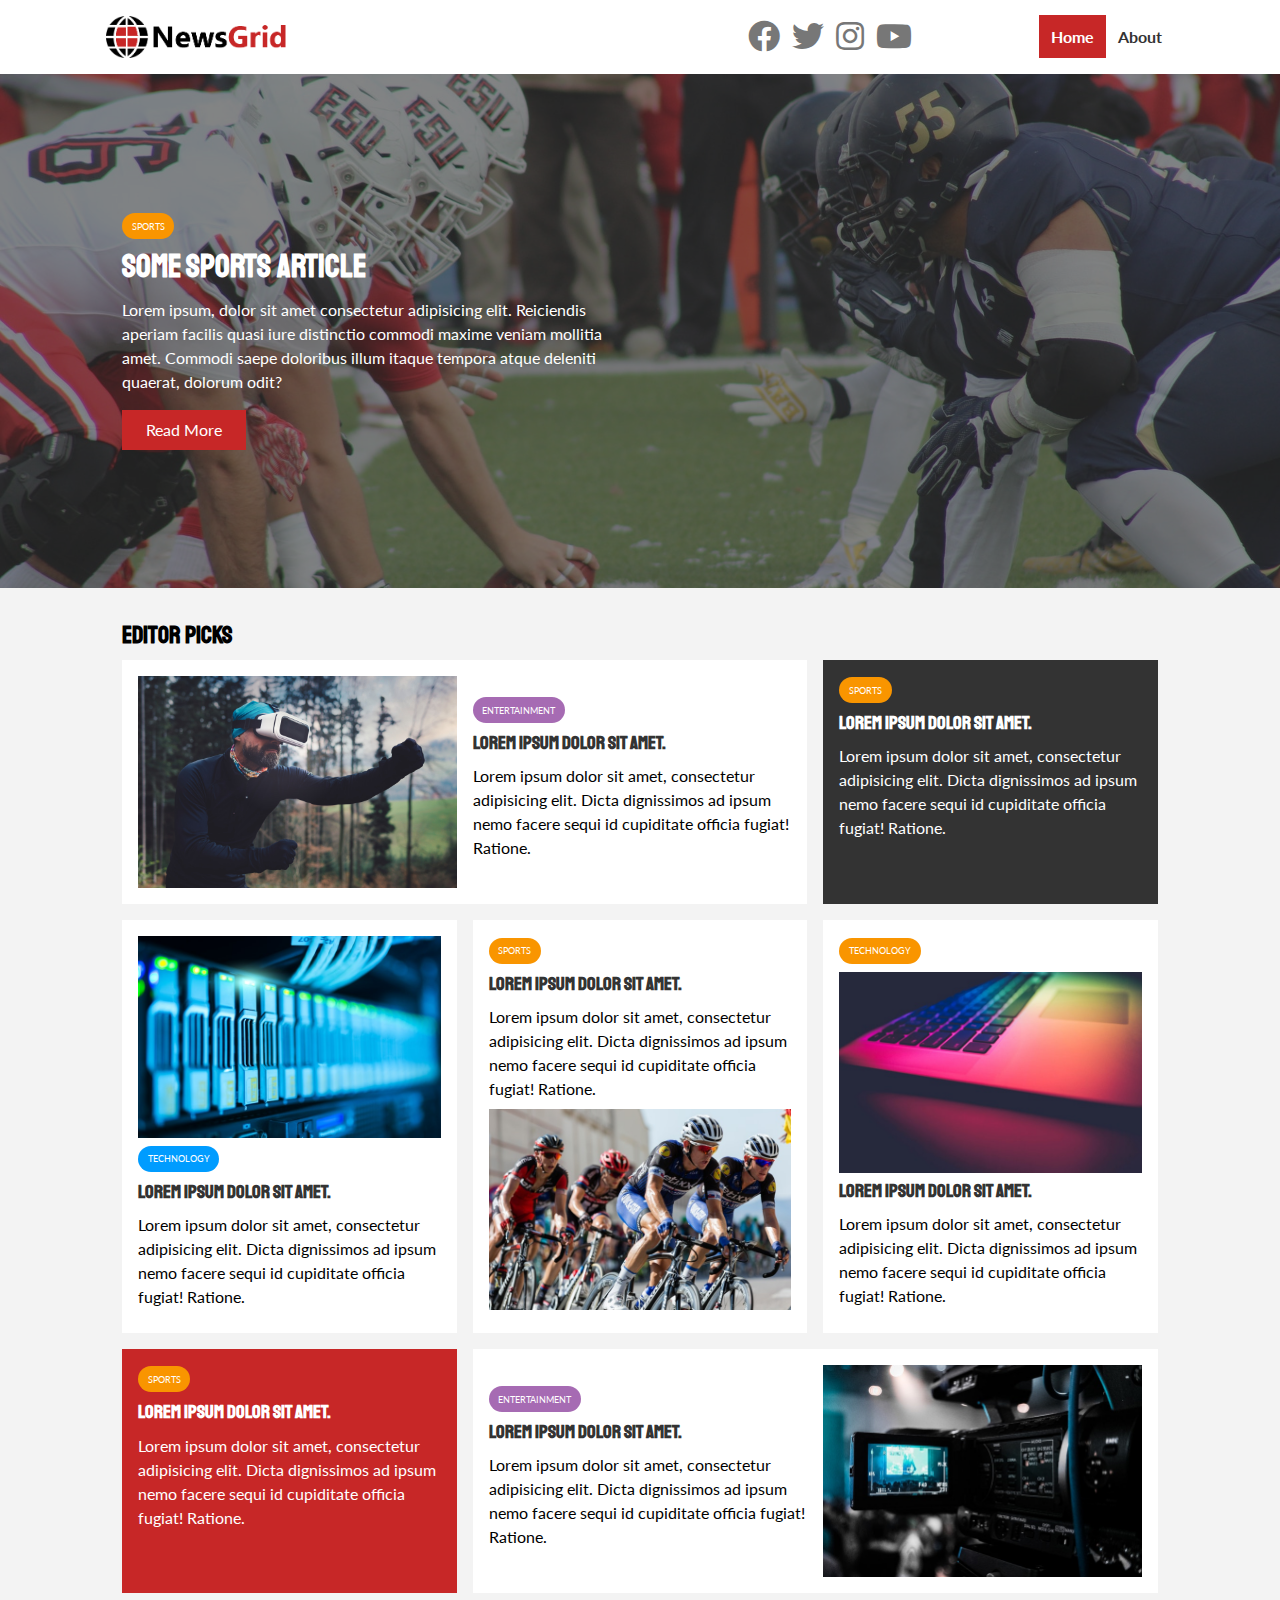
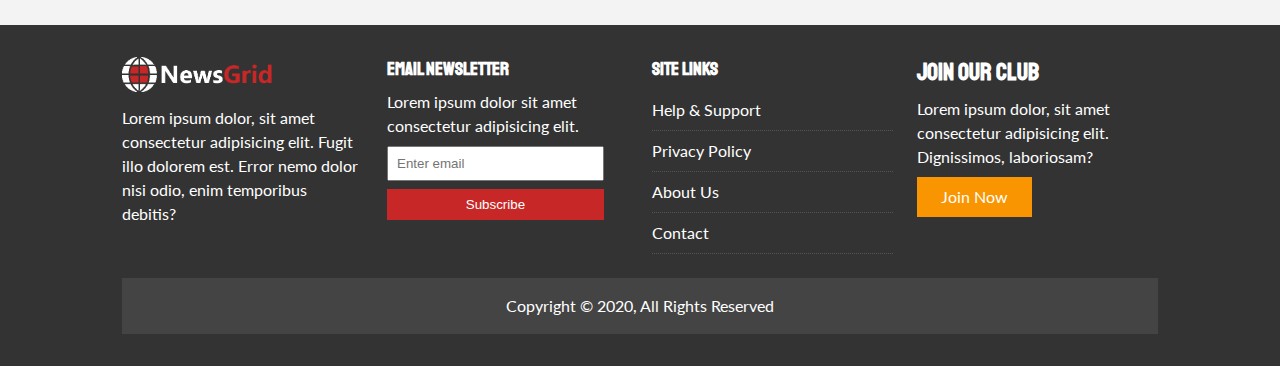
<file: index.html>
<!DOCTYPE html>
<html lang="en">
<head>
  <meta charset="UTF-8">
  <meta name="viewport" content="width=device-width, initial-scale=1.0">
  <link rel="stylesheet" href="https://cdnjs.cloudflare.com/ajax/libs/font-awesome/5.13.1/css/all.min.css">
  <link href="https://fonts.googleapis.com/css2?family=Lato&family=Staatliches&display=swap" rel="stylesheet">
  <link rel="stylesheet" href="css/style.css">
  <link rel="stylesheet" media="screen and (max-width: 768px)" href="css/mobile.css">
  <link rel="shortcut icon" type="image/x-icon" href="favicon.ico">
  <title>NewsGrid | Latest News</title>
</head>
<body>
  <nav id="main-nav">
    <div class="container">
      <img src="images/logo.png" alt="NewsGrid" class="logo">
      <div class="social">
        <a href="https://www.facebook.com" target="_blank"><i class="fab fa-facebook fa-2x"></i></a>
        <a href="https://www.twitter.com" target="_blank"><i class="fab fa-twitter fa-2x"></i></a>
        <a href="https://www.instagram.com" target="_blank"><i class="fab fa-instagram fa-2x"></i></a>
        <a href="https://www.youtube.com" target="_blank"><i class="fab fa-youtube fa-2x"></i></a>
      </div>
      <ul>
        <li><a href="index.html" class="current">Home</a></li>
        <li><a href="about.html">About</a></li>
      </ul>
    </div>
  </nav>

  <!-- Showcase -->
  <header id="showcase">
    <div class="container">
      <div class="showcase-container">
        <div class="showcase-content">
          <div class="category category-sports">Sports</div>
          <h1>Some Sports Article</h1>
          <p>Lorem ipsum, dolor sit amet consectetur adipisicing elit. Reiciendis aperiam facilis quasi iure distinctio commodi maxime veniam mollitia amet. Commodi saepe doloribus illum itaque tempora atque deleniti quaerat, dolorum odit?</p>
          <a href="article.html" class="btn btn-primary">Read More</a>
        </div>
      </div>
    </div>
  </header>

  <!-- Home Articles -->
  <section id="home-articles" class="py-2">
    <div class="container">
    <h2>Editor Picks</h2>
    <div class="articles-container">
      <article class="card">
        <img src="images/articles/ent1.jpg" alt="">
        <div> <!-- because it is its own grid (grid within a grid) -->
          <div class="category category-ent">Entertainment</div>
          <h3>
            <a href="article.html">Lorem ipsum dolor sit amet.</a>
          </h3>
          <p>Lorem ipsum dolor sit amet, consectetur adipisicing elit. Dicta dignissimos ad ipsum nemo facere sequi id cupiditate officia fugiat! Ratione.</p>
        </div>
      </article>
      <article class="card bg-dark">
          <div class="category category-sports">Sports</div>
          <h3>
            <a href="article.html">Lorem ipsum dolor sit amet.</a>
          </h3>
            <p>Lorem ipsum dolor sit amet, consectetur adipisicing elit. Dicta dignissimos ad ipsum nemo facere sequi id cupiditate officia fugiat! Ratione.</p>
      </article>
      <article class="card">
        <img src="images/articles/tech1.jpg" alt="">
          <div class="category category-tech">Technology</div>
          <h3>
            <a href="article.html">Lorem ipsum dolor sit amet.</a>
          </h3>
            <p>Lorem ipsum dolor sit amet, consectetur adipisicing elit. Dicta dignissimos ad ipsum nemo facere sequi id cupiditate officia fugiat! Ratione.</p>
      </article>
      <article class="card">
          <div class="category category-sports">Sports</div>
          <h3>
            <a href="article.html">Lorem ipsum dolor sit amet.</a>
          </h3>
            <p>Lorem ipsum dolor sit amet, consectetur adipisicing elit. Dicta dignissimos ad ipsum nemo facere sequi id cupiditate officia fugiat! Ratione.</p>
            <img src="images/articles/sports1.jpg" alt="">
      </article>
      <article class="card">
        <div class="category category-sports">Technology</div>
        <img src="images/articles/tech2.jpg" alt="">
        <h3>
          <a href="article.html">Lorem ipsum dolor sit amet.</a>
        </h3>
          <p>Lorem ipsum dolor sit amet, consectetur adipisicing elit. Dicta dignissimos ad ipsum nemo facere sequi id cupiditate officia fugiat! Ratione.</p>
    </article>
    <article class="card bg-primary">
      <div class="category category-sports">Sports</div>
      <h3>
        <a href="article.html">Lorem ipsum dolor sit amet.</a>
      </h3>
        <p>Lorem ipsum dolor sit amet, consectetur adipisicing elit. Dicta dignissimos ad ipsum nemo facere sequi id cupiditate officia fugiat! Ratione.</p>
  </article>
  <article class="card">
    <div> <!-- because it is its own grid (grid within a grid) -->
      <div class="category category-ent">Entertainment</div>
      <h3>
        <a href="article.html">Lorem ipsum dolor sit amet.</a>
      </h3>
      <p>Lorem ipsum dolor sit amet, consectetur adipisicing elit. Dicta dignissimos ad ipsum nemo facere sequi id cupiditate officia fugiat! Ratione.</p>
    </div>
    <img src="images/articles/ent2.jpg" alt="">
  </article>
    </div>
  </div>
  </section>

  <!-- Footer -->
  <footer id="main-footer" class="py-2">
    <div class="container footer-container">
      <div>
        <img src="images/logo_light.png" alt="NewsGrid">
        <p>Lorem ipsum dolor, sit amet consectetur adipisicing elit. Fugit illo dolorem est. Error nemo dolor nisi odio, enim temporibus debitis?</p>
      </div>
      <div>
        <h3>Email Newsletter</h3>
        <p>Lorem ipsum dolor sit amet consectetur adipisicing elit.</p>
        <form name="contact" method="post" data-netlify="true">
          <input type="email" name="email" placeholder="Enter email">
          <input type="submit" value="Subscribe" class="btn btn-primary">
        </form>
      </div>
      <div>
        <h3>Site Links</h3>
        <ul class="list">
          <li><a href="#">Help & Support</a></li>
          <li><a href="#">Privacy Policy</a></li>
          <li><a href="#">About Us</a></li>
          <li><a href="#">Contact</a></li>
        </ul>
      </div>
      <div>
        <h2>Join Our Club</h2>
        <p>Lorem ipsum dolor, sit amet consectetur adipisicing elit. Dignissimos, laboriosam?</p>
        <a href="" class="btn btn-secondary">Join Now</a>
      </div>
      <div>
        <p>
          Copyright &copy; 2020, All Rights Reserved
        </p>
      </div>
    </div>
  </footer>
</body>
</html>
</file>
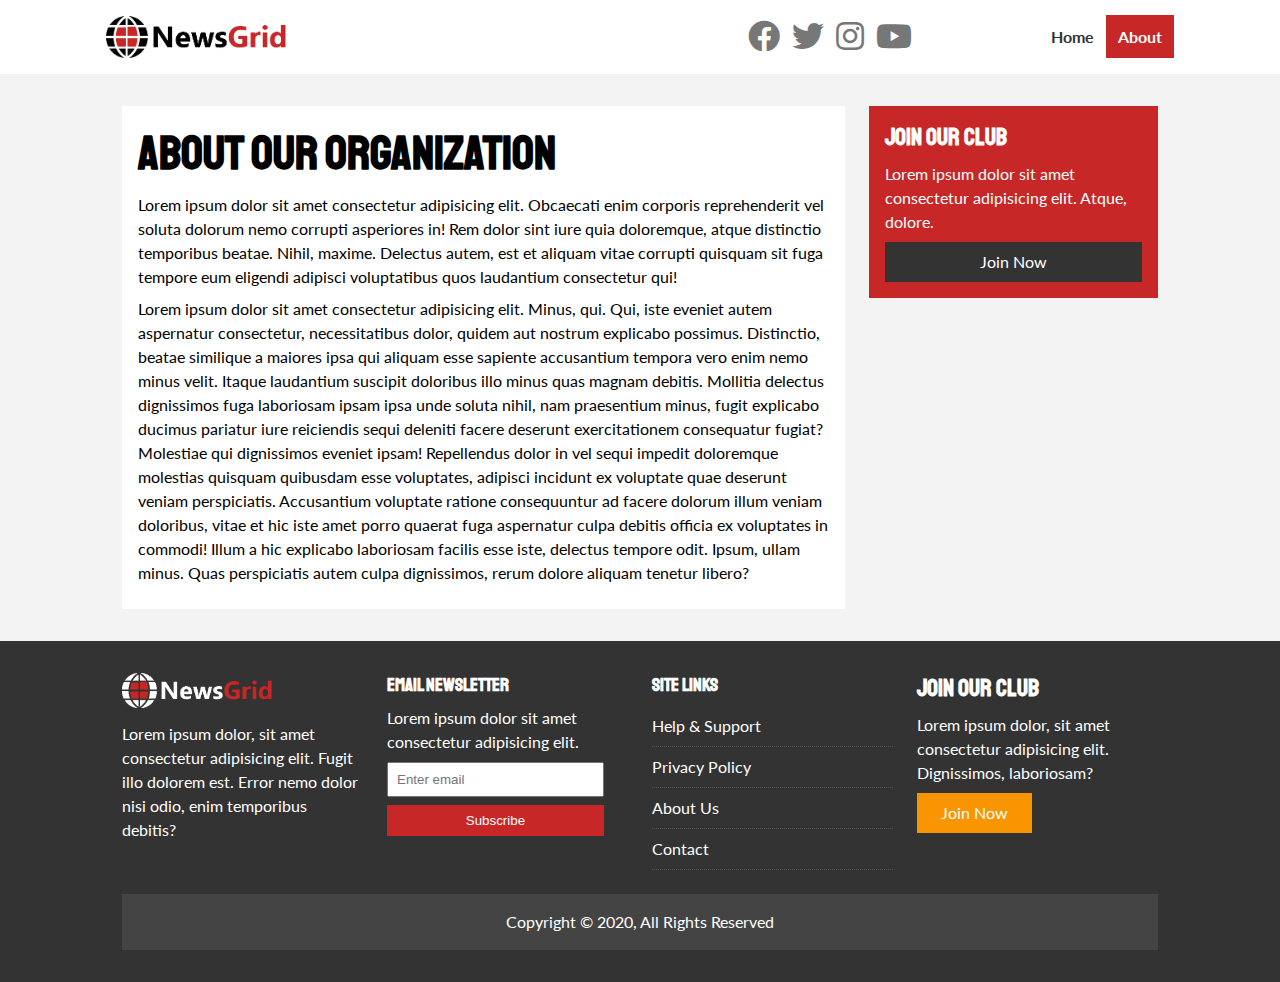
<file: about.html>
<!DOCTYPE html>
<html lang="en">
<head>
  <meta charset="UTF-8">
  <meta name="viewport" content="width=device-width, initial-scale=1.0">
  <link rel="stylesheet" href="https://cdnjs.cloudflare.com/ajax/libs/font-awesome/5.13.1/css/all.min.css">
  <link href="https://fonts.googleapis.com/css2?family=Lato&family=Staatliches&display=swap" rel="stylesheet">
  <link rel="stylesheet" href="css/style.css">
  <link rel="stylesheet" media="screen and (max-width: 768px)" href="css/mobile.css">
  <link rel="shortcut icon" type="image/x-icon" href="favicon.ico">
  <title>NewsGrid | About</title>
</head>
<body>
  <nav id="main-nav">
    <div class="container">
      <img src="images/logo.png" alt="NewsGrid" class="logo">
      <div class="social">
        <a href="https://www.facebook.com" target="_blank"><i class="fab fa-facebook fa-2x"></i></a>
        <a href="https://www.twitter.com" target="_blank"><i class="fab fa-twitter fa-2x"></i></a>
        <a href="https://www.instagram.com" target="_blank"><i class="fab fa-instagram fa-2x"></i></a>
        <a href="https://www.youtube.com" target="_blank"><i class="fab fa-youtube fa-2x"></i></a>
      </div>
      <ul>
        <li><a href="index.html">Home</a></li>
        <li><a href="about.html" class="current">About</a></li>
      </ul>
    </div>
  </nav>

    <section id="about">
      <div class="container"> <!-- to align everything to the middle -->
        <div class="page-container"> <!-- our grid container -->
          <article class="card">
            <h1 class="l-heading">About Our Organization</h1>
            <p>Lorem ipsum dolor sit amet consectetur adipisicing elit. Obcaecati enim corporis reprehenderit vel soluta dolorum nemo corrupti asperiores in! Rem dolor sint iure quia doloremque, atque distinctio temporibus beatae. Nihil, maxime. Delectus autem, est et aliquam vitae corrupti quisquam sit fuga tempore eum eligendi adipisci voluptatibus quos laudantium consectetur qui!</p>
            <p>Lorem ipsum dolor sit amet consectetur adipisicing elit. Minus, qui. Qui, iste eveniet autem aspernatur consectetur, necessitatibus dolor, quidem aut nostrum explicabo possimus. Distinctio, beatae similique a maiores ipsa qui aliquam esse sapiente accusantium tempora vero enim nemo minus velit. Itaque laudantium suscipit doloribus illo minus quas magnam debitis. Mollitia delectus dignissimos fuga laboriosam ipsam ipsa unde soluta nihil, nam praesentium minus, fugit explicabo ducimus pariatur iure reiciendis sequi deleniti facere deserunt exercitationem consequatur fugiat? Molestiae qui dignissimos eveniet ipsam! Repellendus dolor in vel sequi impedit doloremque molestias quisquam quibusdam esse voluptates, adipisci incidunt ex voluptate quae deserunt veniam perspiciatis. Accusantium voluptate ratione consequuntur ad facere dolorum illum veniam doloribus, vitae et hic iste amet porro quaerat fuga aspernatur culpa debitis officia ex voluptates in commodi! Illum a hic explicabo laboriosam facilis esse iste, delectus tempore odit. Ipsum, ullam minus. Quas perspiciatis autem culpa dignissimos, rerum dolore aliquam tenetur libero?</p>
          </article>
          <aside class="card bg-primary"> <!-- content widget -->
            <h2>Join Our Club</h2>
            <p>Lorem ipsum dolor sit amet consectetur adipisicing elit. Atque, dolore.</p>
            <a href="#" class="btn btn-dark btn-block">Join Now</a>
          </aside>
        </div>
      </div>
    </section>
  
  <!-- Footer -->
  <footer id="main-footer" class="py-2">
    <div class="container footer-container">
      <div>
        <img src="images/logo_light.png" alt="NewsGrid">
        <p>Lorem ipsum dolor, sit amet consectetur adipisicing elit. Fugit illo dolorem est. Error nemo dolor nisi odio, enim temporibus debitis?</p>
      </div>
      <div>
        <h3>Email Newsletter</h3>
        <p>Lorem ipsum dolor sit amet consectetur adipisicing elit.</p>
        <form name="contact" method="post" data-netlify="true">
          <input type="email" name="email" placeholder="Enter email">
          <input type="submit" value="Subscribe" class="btn btn-primary">
        </form>
      </div>
      <div>
        <h3>Site Links</h3>
        <ul class="list">
          <li><a href="#">Help & Support</a></li>
          <li><a href="#">Privacy Policy</a></li>
          <li><a href="#">About Us</a></li>
          <li><a href="#">Contact</a></li>
        </ul>
      </div>
      <div>
        <h2>Join Our Club</h2>
        <p>Lorem ipsum dolor, sit amet consectetur adipisicing elit. Dignissimos, laboriosam?</p>
        <a href="" class="btn btn-secondary">Join Now</a>
      </div>
      <div>
        <p>
          Copyright &copy; 2020, All Rights Reserved
        </p>
      </div>
    </div>
  </footer>
</body>
</html>
</file>
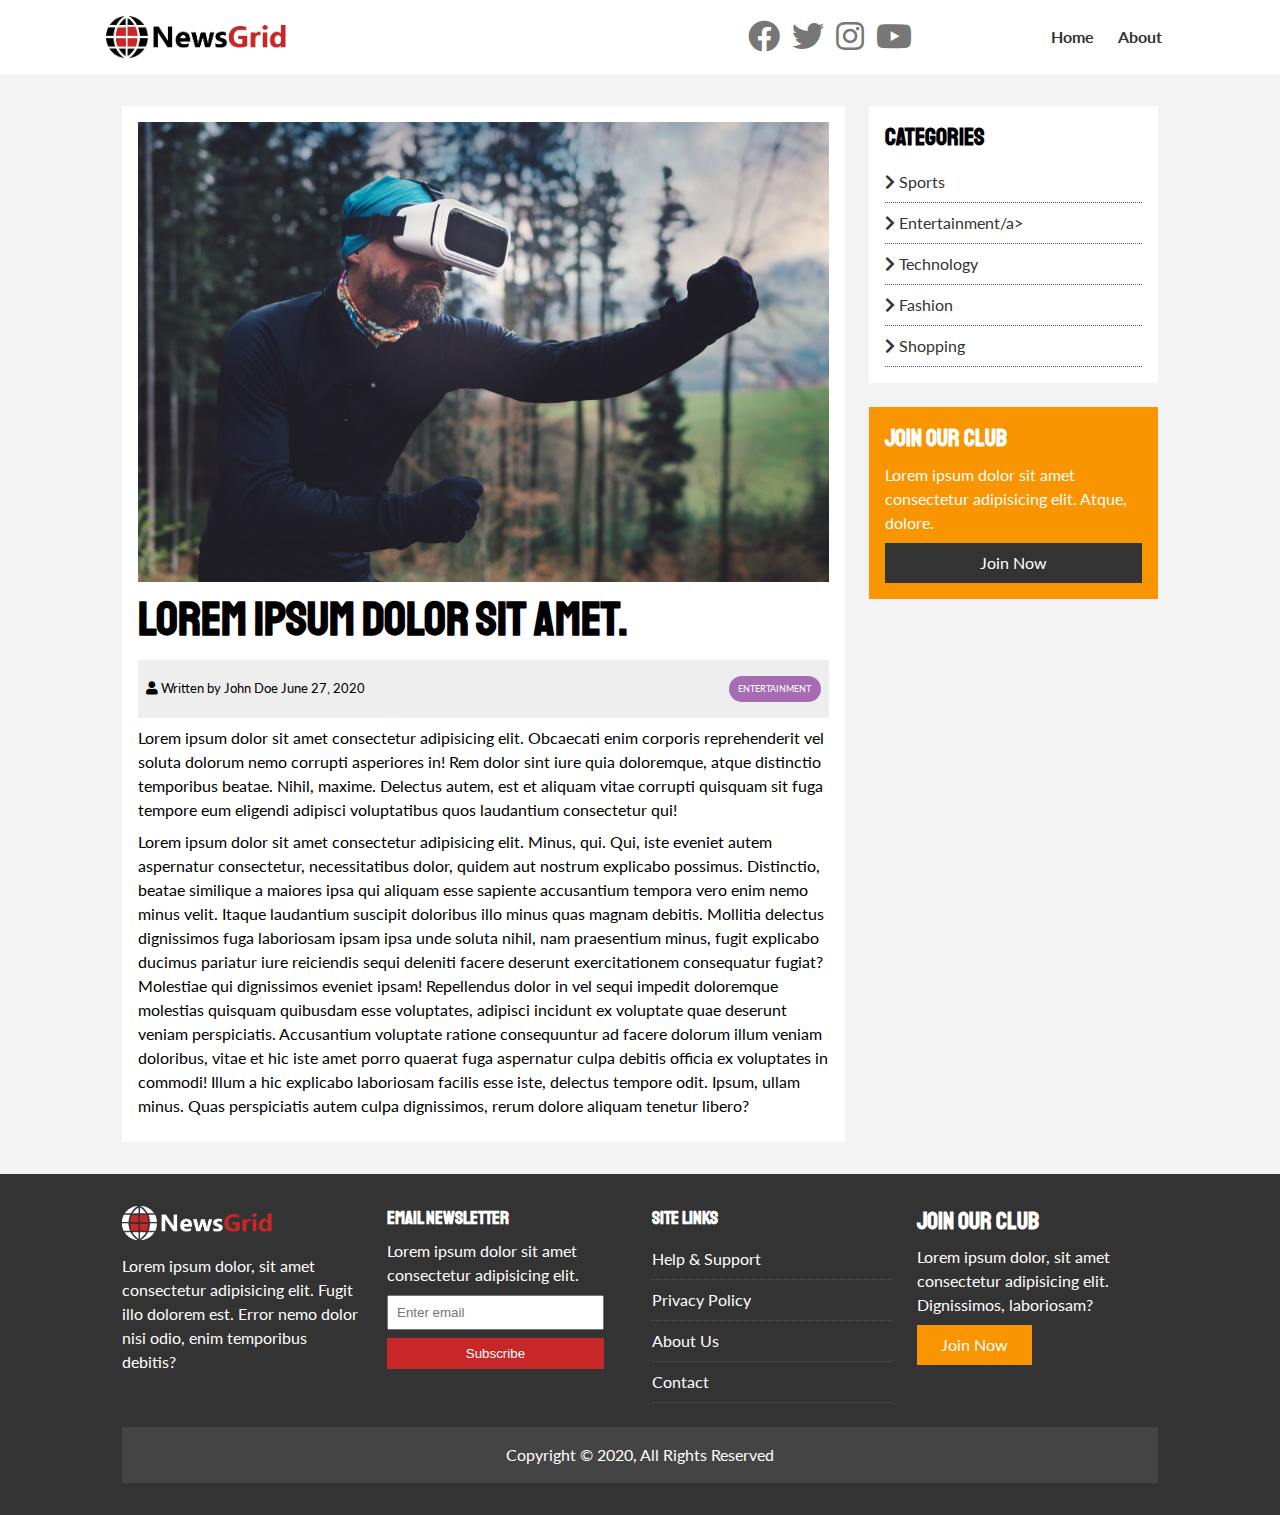
<file: article.html>
<!DOCTYPE html>
<html lang="en">
<head>
  <meta charset="UTF-8">
  <meta name="viewport" content="width=device-width, initial-scale=1.0">
  <link rel="stylesheet" href="https://cdnjs.cloudflare.com/ajax/libs/font-awesome/5.13.1/css/all.min.css">
  <link href="https://fonts.googleapis.com/css2?family=Lato&family=Staatliches&display=swap" rel="stylesheet">
  <link rel="stylesheet" href="css/style.css">
  <link rel="stylesheet" media="screen and (max-width: 768px)" href="css/mobile.css">
  <link rel="shortcut icon" type="image/x-icon" href="favicon.ico">
  <title>NewsGrid | Latest News</title>
</head>
<body>
  <nav id="main-nav">
    <div class="container">
      <img src="images/logo.png" alt="NewsGrid" class="logo">
      <div class="social">
        <a href="https://www.facebook.com" target="_blank"><i class="fab fa-facebook fa-2x"></i></a>
        <a href="https://www.twitter.com" target="_blank"><i class="fab fa-twitter fa-2x"></i></a>
        <a href="https://www.instagram.com" target="_blank"><i class="fab fa-instagram fa-2x"></i></a>
        <a href="https://www.youtube.com" target="_blank"><i class="fab fa-youtube fa-2x"></i></a>
      </div>
      <ul>
        <li><a href="index.html">Home</a></li>
        <li><a href="about.html">About</a></li>
      </ul>
    </div>
  </nav>

    <section id="article">
      <div class="container"> <!-- to align everything to the middle -->
        <div class="page-container"> <!-- our grid container -->
          <article class="card">
            <img src="images/articles/ent1.jpg" alt="">
            <h1 class="l-heading">Lorem ipsum dolor sit amet.</h1>
            <!-- metadata -->
            <div class="meta">
              <!-- small tag is an inline element that makes text smaller by default -->
              <small>
                <i class="fas fa-user"></i> Written by John Doe June 27, 2020
              </small>
              <div class="category category-ent">Entertainment</div>
            </div>
            <p>Lorem ipsum dolor sit amet consectetur adipisicing elit. Obcaecati enim corporis reprehenderit vel soluta dolorum nemo corrupti asperiores in! Rem dolor sint iure quia doloremque, atque distinctio temporibus beatae. Nihil, maxime. Delectus autem, est et aliquam vitae corrupti quisquam sit fuga tempore eum eligendi adipisci voluptatibus quos laudantium consectetur qui!</p>
            <p>Lorem ipsum dolor sit amet consectetur adipisicing elit. Minus, qui. Qui, iste eveniet autem aspernatur consectetur, necessitatibus dolor, quidem aut nostrum explicabo possimus. Distinctio, beatae similique a maiores ipsa qui aliquam esse sapiente accusantium tempora vero enim nemo minus velit. Itaque laudantium suscipit doloribus illo minus quas magnam debitis. Mollitia delectus dignissimos fuga laboriosam ipsam ipsa unde soluta nihil, nam praesentium minus, fugit explicabo ducimus pariatur iure reiciendis sequi deleniti facere deserunt exercitationem consequatur fugiat? Molestiae qui dignissimos eveniet ipsam! Repellendus dolor in vel sequi impedit doloremque molestias quisquam quibusdam esse voluptates, adipisci incidunt ex voluptate quae deserunt veniam perspiciatis. Accusantium voluptate ratione consequuntur ad facere dolorum illum veniam doloribus, vitae et hic iste amet porro quaerat fuga aspernatur culpa debitis officia ex voluptates in commodi! Illum a hic explicabo laboriosam facilis esse iste, delectus tempore odit. Ipsum, ullam minus. Quas perspiciatis autem culpa dignissimos, rerum dolore aliquam tenetur libero?</p>
          </article>

          <aside id="categories" class="card">
            <h2>categories</h2>
            <ul class="list">
              <li><a href="#"><i class="fas fa-chevron-right"></i> Sports</a></li>
              <li><a href="#"><i class="fas fa-chevron-right"></i> Entertainment/a></li>
              <li><a href="#"><i class="fas fa-chevron-right"></i> Technology</a></li>
              <li><a href="#"><i class="fas fa-chevron-right"></i> Fashion</a></li>
              <li><a href="#"><i class="fas fa-chevron-right"></i> Shopping</a></li>
            </ul>
          </aside>

          <aside class="card bg-secondary"> <!-- content widget -->
            <h2>Join Our Club</h2>
            <p>Lorem ipsum dolor sit amet consectetur adipisicing elit. Atque, dolore.</p>
            <a href="#" class="btn btn-dark btn-block">Join Now</a>
          </aside>
        </div>
      </div>
    </section>
  
  <!-- Footer -->
  <footer id="main-footer" class="py-2">
    <div class="container footer-container">
      <div>
        <img src="images/logo_light.png" alt="NewsGrid">
        <p>Lorem ipsum dolor, sit amet consectetur adipisicing elit. Fugit illo dolorem est. Error nemo dolor nisi odio, enim temporibus debitis?</p>
      </div>
      <div>
        <h3>Email Newsletter</h3>
        <p>Lorem ipsum dolor sit amet consectetur adipisicing elit.</p>
        <form name="contact" method="post" data-netlify="true">
          <input type="email" name="email" placeholder="Enter email">
          <input type="submit" value="Subscribe" class="btn btn-primary">
        </form>
      </div>
      <div>
        <h3>Site Links</h3>
        <ul class="list">
          <li><a href="#">Help & Support</a></li>
          <li><a href="#">Privacy Policy</a></li>
          <li><a href="#">About Us</a></li>
          <li><a href="#">Contact</a></li>
        </ul>
      </div>
      <div>
        <h2>Join Our Club</h2>
        <p>Lorem ipsum dolor, sit amet consectetur adipisicing elit. Dignissimos, laboriosam?</p>
        <a href="" class="btn btn-secondary">Join Now</a>
      </div>
      <div>
        <p>
          Copyright &copy; 2020, All Rights Reserved
        </p>
      </div>
    </div>
  </footer>
</body>
</html>
</file>
<file: css/style.css>
:root {
  --primary-color: #c72727;
  --secondary-color: #f99500;
  --light-color: #f3f3f3;
  --dark-color: #333;
  --max-width: 1100px;
}

.category {
  --sports-color: #f99500;
  --ent-color: #a66bb3;
  --tech-color: #009cff;
}

* {
  margin: 0;
  padding: 0;
  box-sizing: border-box;
}

body {
  font-family: 'Lato', sans-serif;
  line-height: 1.5;
  background: var(--light-color);
}

a {
  color: #333;
  text-decoration: none;
}

ul {
  list-style: none;
}

p {
  margin: 0.5rem 0;
}

img {
  width: 100%;
}

h1, h2, h3, h4, h5, h6 {
  font-family: 'Staatliches', cursive;
  margin-bottom: .55rem;
  line-height: 1.3;
}

/* Utility */
.container {
  max-width: var(--max-width);
  margin: auto;
  padding: 0 2rem;
  overflow: hidden;
}

.category {
  display: inline-block;
  /* Compared to display: inline, the major difference is that display: inline-block allows to set a width and height on the element.

  Also, with display: inline-block, the top and bottom margins/paddings are respected, but with display: inline they are not.

  Compared to display: block, the major difference is that display: inline-block does not add a line-break after the element, so the element can sit next to other elements. */
  color: #fff;
  font-size: 0.55rem;
  text-transform: uppercase;
  padding: 0.4rem 0.6rem;
  border-radius: 15px;
  margin-bottom: 0.5rem;
}

.category-sports { background: var(--sports-color)}
.category-ent { background: var(--ent-color)}
.category-tech { background: var(--tech-color)}

.btn {
  display: inline-block;
  border: none; /* in case you use .btn for a button */
  background: var(--dark-color); /* in case you use .btn without another special class for the color */
  color: #fff; /* by default */
  padding: 0.5rem 1.5rem;
}

.btn-light { background: var(--light-color)}
.btn-primary { background: var(--primary-color)}
.btn-secondary { background: var(--secondary-color)}

.btn:hover {
  opacity: 0.9
}

.btn-block {
  display: block;
  width: 100%;
  text-align: center;
}

.card {
  background: #fff;
  padding: 1rem;
}

.bg-dark {
  background: var(--dark-color);
  color: #fff; /* even though we put color white, we still have to specifically target any headings, links to set those to white */
}

.bg-primary {
  background: var(--primary-color);
  color: #fff;
}

.bg-secondary {
  background: var(--secondary-color);
  color: #fff;
}

.bg-dark h1,
.bg-dark h2,
.bg-dark h3,
.bg-dark a,
.bg-primary h1,
.bg-primary h2,
.bg-primary h3,
.bg-primary a,
.bg-secondary h1,
.bg-secondary h2,
.bg-secondary h3,
.bg-secondary a {
  color: #fff;
}

.py-1 { padding: 1.5rem 0 }
.py-2 { padding: 2rem 0 }
.py-3 { padding: 3rem 0 }
.p-1 { padding: 1.5rem }
.p-2 { padding: 2rem }
.p-3 { padding: 3rem }

.l-heading {
  font-size: 3rem;
}

.list li {
  padding: 0.5rem 0;
  border-bottom: 1px dotted #555;
}

.list li a:hover {
  color: var(--primary-color) !important;
}

/* Inner page grid container */
.page-container {
  display: grid;
  grid-template-columns: 5fr 2fr;
  margin: 2rem 0;
  grid-gap: 1.5rem;
}

.page-container > *:first-child {
  grid-row: 1 / span 3;
}

/* Navigation */
#main-nav {
  background: #fff;
  position: sticky;
  top: 0; /* because we want it to stick to the top */
  z-index: 2;
}

#main-nav .container {
  display: grid;
  grid-template-columns: 6fr 3fr 2fr;
  padding: 1rem;
  align-items: center;
  /* grid-template-areas:
    'logo social nav' */
}

#main-nav .logo {
  width: 180px;
}

#main-nav ul {
  justify-self: end; /* pushes it all the way over */
  display: flex; /* links will automatically go into a flex row */
}

#main-nav ul li a {
  padding: 0.75rem;
  font-weight: bold;
}

#main-nav ul li a.current {
  background: var(--primary-color);
  color: #fff;
}

#main-nav ul li a:hover {
  background: var(--light-color);
  color: var(--dark-color);
}

#main-nav .social {
  justify-self: center;
}

#main-nav .social i {
  color: #777;
  margin-right: 0.5rem; /* spreads the out a little bit */
}

#main-nav .social i:hover {
  color: var(--primary-color);
  margin-right: 0.5rem; /* spreads the out a little bit */
}

#main-nav .social i.fa-facebook:hover {
  color: #3b5998;
}

#main-nav .social i.fa-twitter:hover {
  color: #1da1f2;
}

#main-nav .social i.fa-instagram:hover {
  color: #fccc63;
}

#main-nav .social i.fa-youtube:hover {
  color: #c4302b;
}

/* Showcase */
#showcase {
  color: #fff;
  /* adding a background overlay using the before pseudo-selector: */
  background: #333;
  padding: 2rem;
  position: relative; /* because before pseudo-selector is going to be positioned absolute -- if you position something absolute, it is positioned within first relative container (showcase in this case */
}

#showcase:before {
  content: '';
  background: url('../images/featured.jpg') no-repeat center center/cover;
  position: absolute; /* laying this on top of the showcase */
  top: 0;
  left: 0;
  width: 100%;
  height: 100%;
  opacity: 0.4;
}

#showcase .showcase-container {
  display: grid;
  grid-template-columns: repeat(2, 1fr);
  justify-content: center; /* centers horizontally */
  align-items: center; /* centers vertically; */
  height: 50vh;
}

#showcase .showcase-content {
  z-index: 1;
}

#showcase .showcase-content p {
  margin-bottom: 1rem;
}

/* Home Articles */
#home-articles .articles-container { /* this is the grid parent (what we're setting the grid on */
  display: grid;
  grid-template-columns: repeat(3, 1fr);
  grid-gap: 1rem;
}

#home-articles .articles-container > *:first-child,
#home-articles .articles-container > *:last-child { /* the first element (any type of element) of the .articles-container class element */
  display: grid;
  grid-template-columns: repeat(2, 1fr);
  grid-gap: 1rem;
  align-items: center;
  grid-column: 1 / span 2;
}

#home-articles .articles-container > *:last-child {
  grid-column: 2 / span 2;
}

#article .meta {
  display: flex;
  justify-content: space-between;
  align-items: center;
  background: #eee;
  padding: 0.5rem;
}

#article .meta .category {
  margin-top: 0.5rem;
}

/* Footer */
#main-footer {
  background: var(--dark-color);
  color: #fff;
}

#main-footer img {
  width: 150px;
}

#main-footer a {
  color: #fff;
}

#main-footer .footer-container {
  display: grid;
  grid-template-columns: repeat(4, 1fr);
  grid-gap: 1.5rem;
}

#main-footer .footer-container > *:last-child {
  /* to select from the footer container a direct element that is the last child  */
  background: #444;
  grid-column: 1 / span 4;
  padding: 0.5rem;
  text-align: center;
}

#main-footer .footer-container input[type="email"] {
  width: 90%;
  padding: 0.5rem;
  margin-bottom: 0.5rem;
}

#main-footer .footer-container input[type="submit"] {
  width: 90%;
}

/* 
#main-nav .container .logo {
  grid-area: logo;
  grid-row: 1 / 3; 
  grid-column: 1 / 1;
}

#main-nav .container .social {
  grid-area: social;
  grid-row: 2 / 2; 
  grid-column: 2 / span 3;
}

#main-nav .container .nav {
  grid-area: nav;
  grid-row: 2 / 2; 
  grid-column: 5 / span 3;
} */
</file>
<file: css/mobile.css>
/* Navigation */
#main-nav .social {
  display: none;
}

#main-nav .container {
  grid-template-columns: 1fr;
  grid-gap: 1.2rem;
}

#main-nav ul,
#main-nav .logo {
  justify-self: center;
}

#main-nav ul li a {
  padding: 0.5rem;
}

/* Home Articles */
#home-articles .articles-container {
  grid-template-columns: repeat(2, 1fr)
}

#home-articles .articles-container > *:first-child,
#home-articles .articles-container > *:last-child {
  grid-template-columns: 1fr;
  grid-column: 1;
}

@media(max-width: 600px) {
  /* Stack Grid Items */
  #showcase .showcase-container, #home-articles .articles-container, #main-footer .footer-container {
    grid-template-columns: 1fr;
  }

  /* because we spanned the footer last-child 4 columns, need to set that to 1 here */
  #main-footer .footer-container > *:last-child {
    grid-column: 1;
  }

  #main-footer .footer-container > *:first-child,
  #main-footer .footer-container > *:nth-child(2) {
    border-bottom: 1px dotted #444;
    padding-bottom: 1rem;
  }

  .page-container {
    grid-template-columns: 1fr;
    /* align text to center on very small screens */
    text-align: center;
  }

  .page-container > *:first-child {
    /* clearing the row span */
    grid-row: 1;
  }

  .l-heading {
    font-size: 2rem;;
  }
}
</file>
